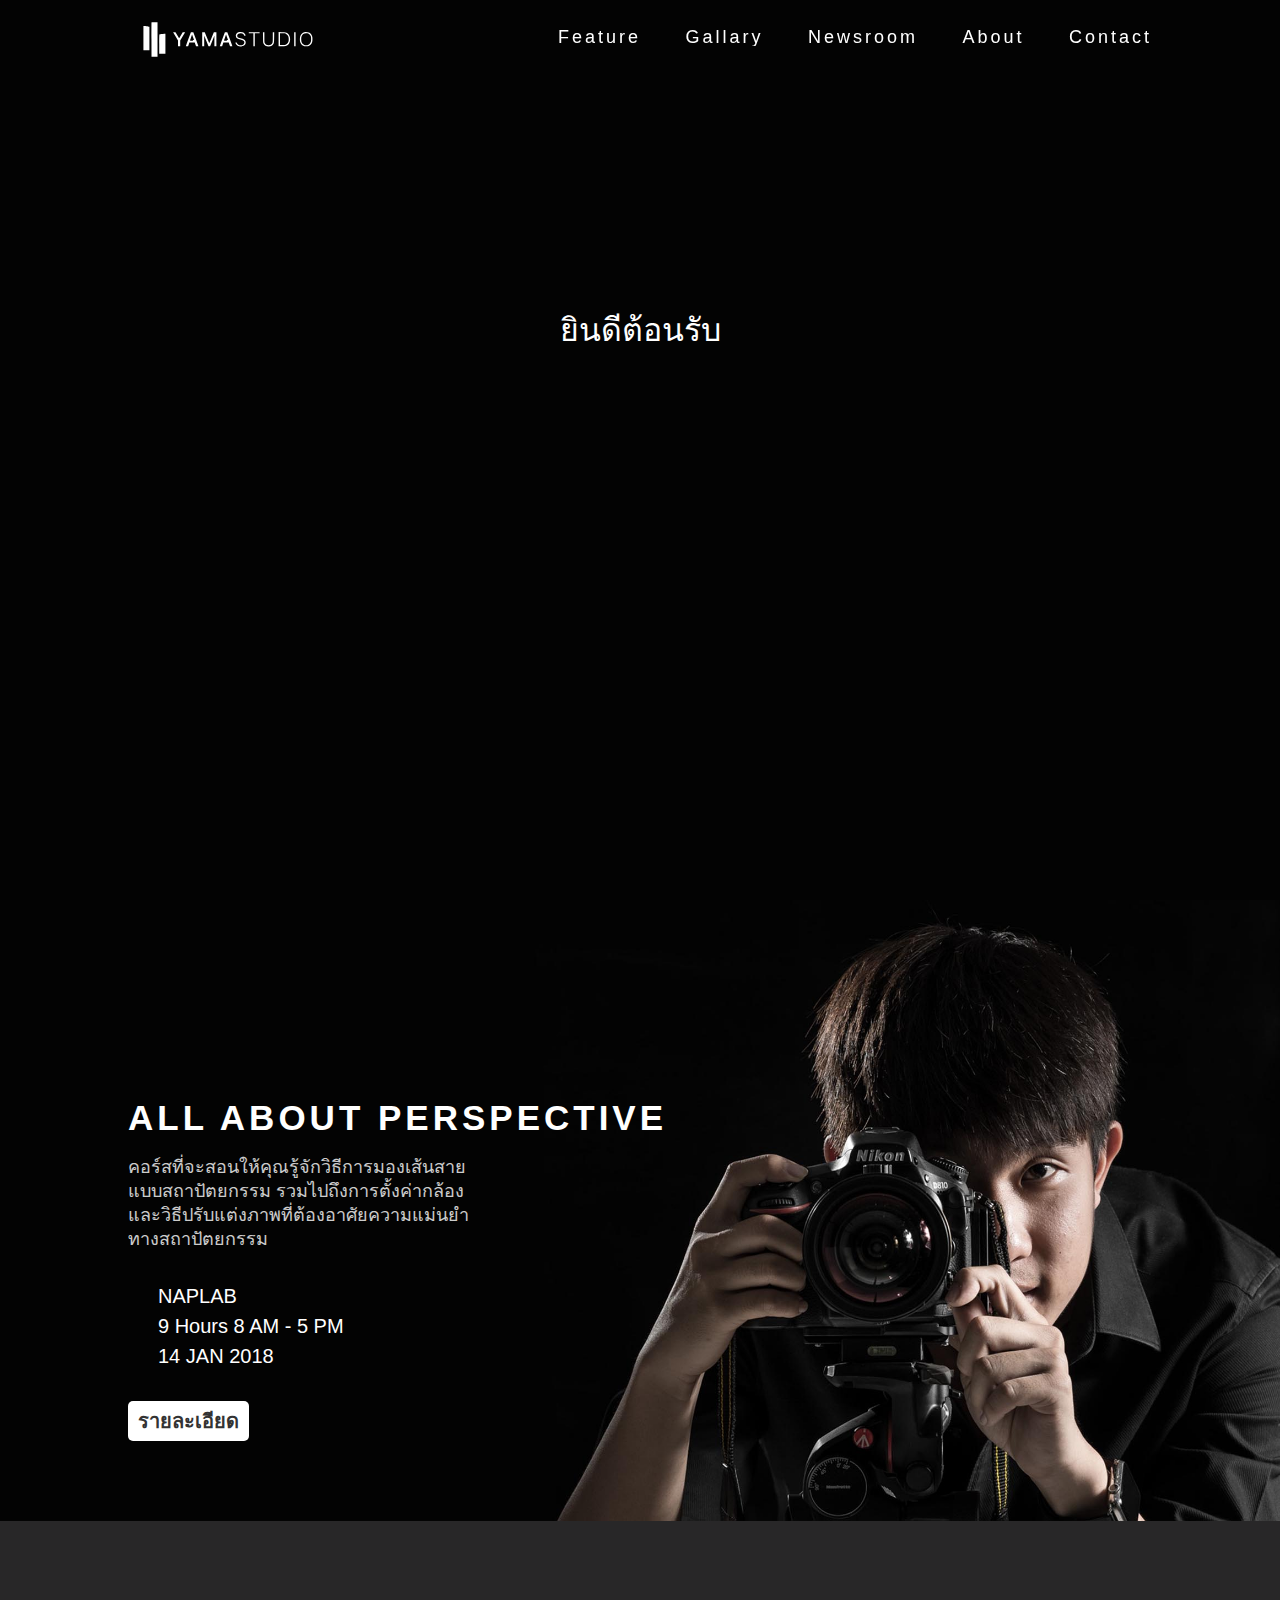
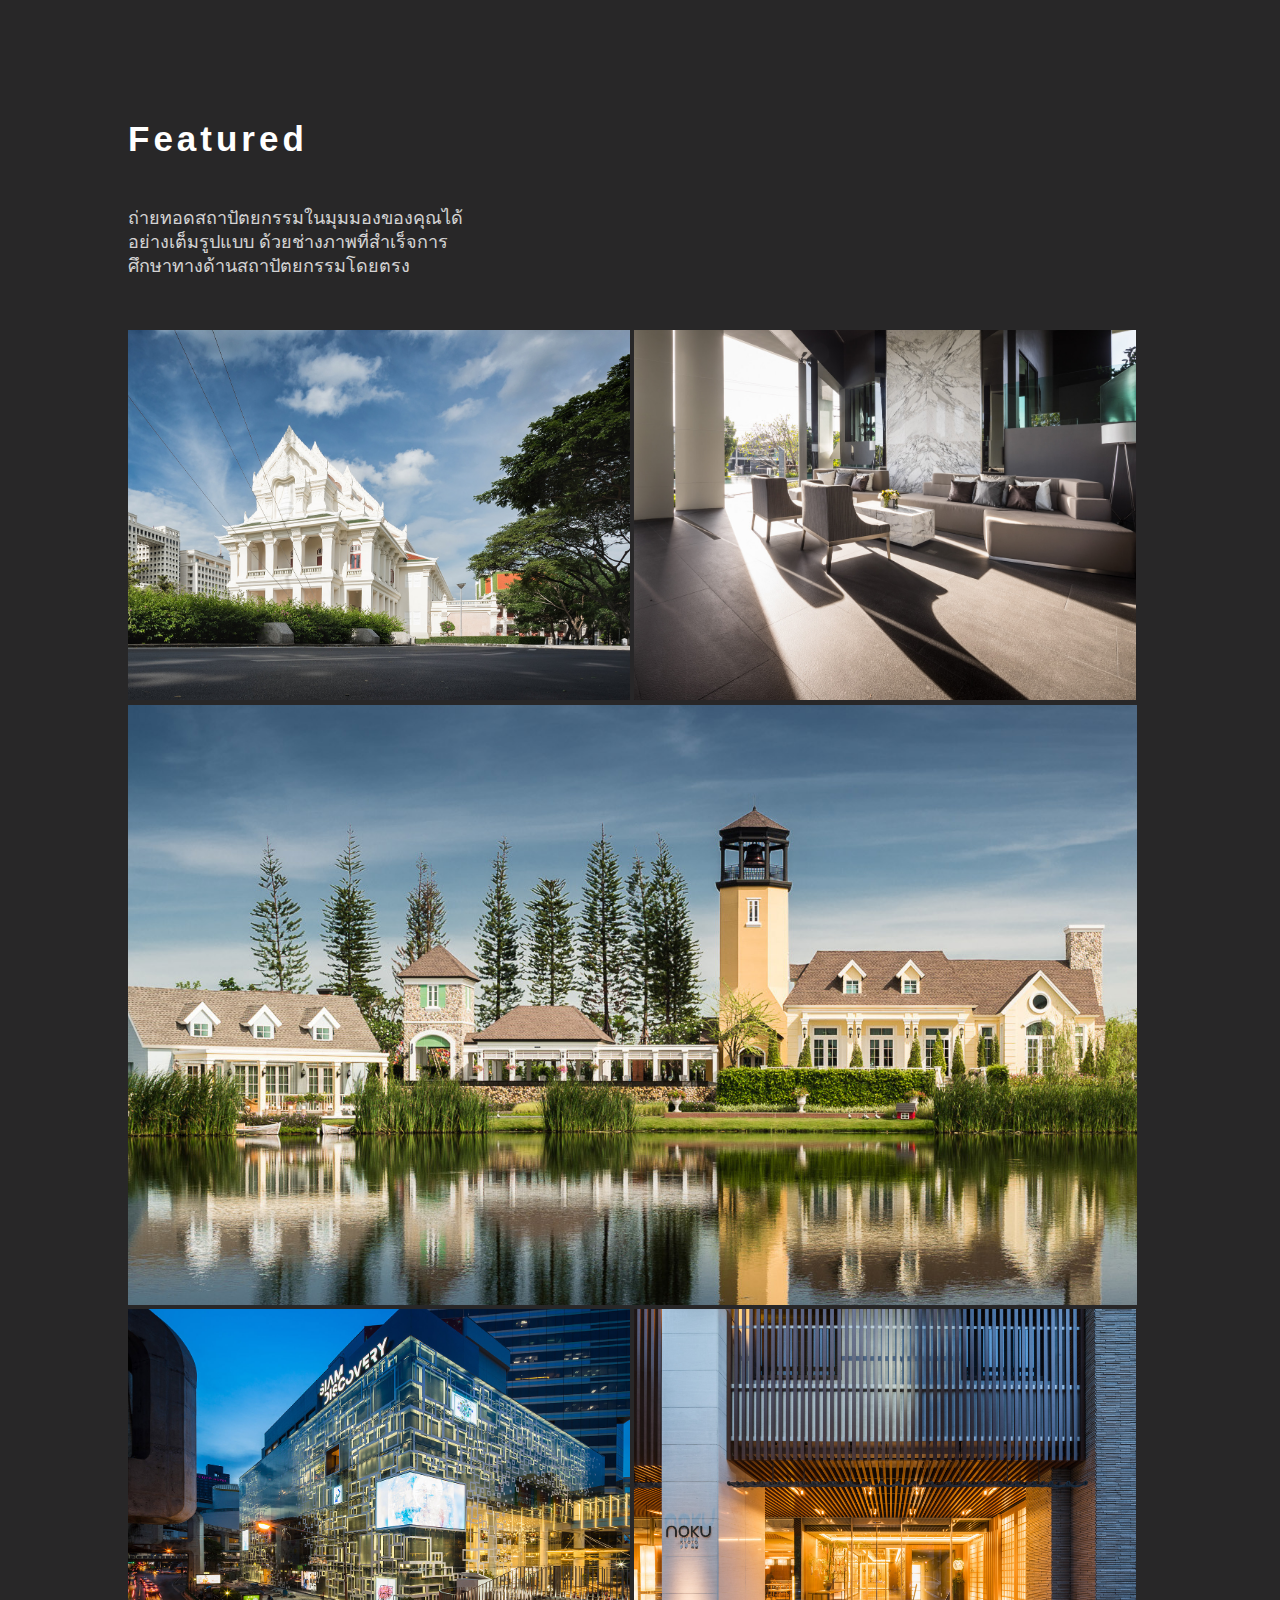
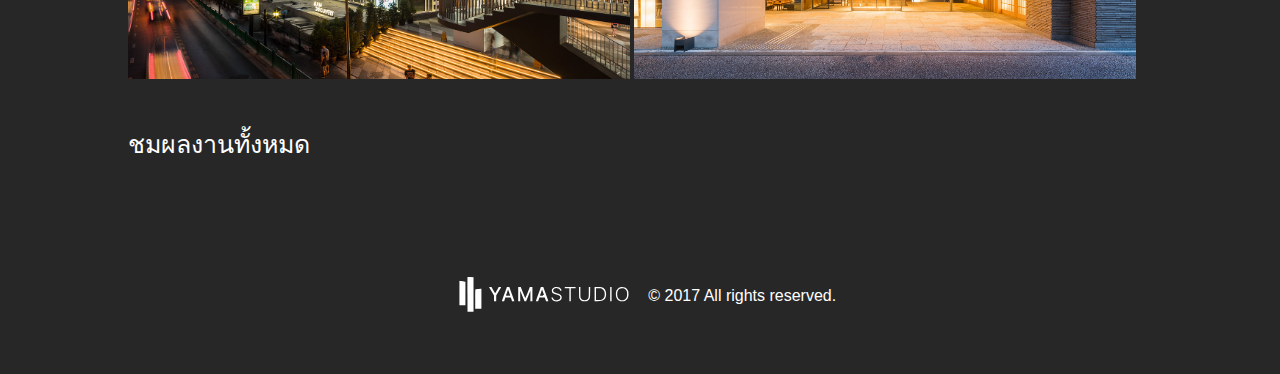
<file: index.html>
<!DOCTYPE html>
<html>
  <head>


    <!-- Global Data -->

    <meta charset="utf-8">
    <link rel="stylesheet" href="assets/css/style.css">
    <link href="https://fonts.googleapis.com/css?family=Prompt:300,400,500,600&amp;subset=thai" rel="stylesheet">
          <link rel="stylesheet" href="http://code.ionicframework.com/ionicons/2.0.1/css/ionicons.min.css">
    <meta name="viewport" content="width=device-width, initial-scale=1.0">
    <link rel="icon" type="image/png" href="assets/img/icon.png" />
    <link rel="icon" type="image/x-icon" href="assets/img/icon.ico" />

    <!-- Global site tag (gtag.js) - Google Analytics -->
<script async src="https://www.googletagmanager.com/gtag/js?id=UA-108900491-1"></script>
<script>
  window.dataLayer = window.dataLayer || [];
  function gtag(){dataLayer.push(arguments);}
  gtag('js', new Date());

  gtag('config', 'UA-108900491-1');
</script>


    <!-- Various Data -->

    <title>Yama Studio</title>
    <meta property="og:title" content="Yama Studio" />
    <meta property="og:description" content="Photography Portfolio" />
    <meta property="og:image"         content="https://yamakunz.com/assets/img/og.png" />


  </head>
  <body>

    <header>
      <span onclick="menuTrigger();" class="mobile-menu-button">MENU</span>
      <a href="https://yamakunz.com"><div class="logo"></div>
    </a>
      <div class="menu unactive">
        <a class="close-menu" onclick="removeMenu()"><span class="ion-ios-close-outline"></span></a>
        <a href="https://yamakunz.com/#feature">Feature</a>
        <a href="https://yamakunz.com/gallary">Gallary</a>
        <a href="https://yamakunz.com/newsroom">Newsroom</a>
        <a href="https://yamakunz.com/about">About</a>
        <a href="https://yamakunz.com/contact">Contact</a>
      </div>
    </header>

    <div class="slide-hero-wrapper">

    <div class="loading">
    	ยินดีต้อนรับ
    </div>

    <div class="slider">
    	<div class="slider-inner">
    		<div class="slide active"></div>
    		<div class="slide"></div>
    		<div class="slide"></div>
    		<div class="slide"></div>
        <div class="slide"></div>
    	</div>

    	<nav class="slider-nav">
    		<div class="active"></div>
    		<div></div>
    		<div></div>
    		<div></div>
        <div></div>
    	</nav>
    </div>

    </div>

    <div class="event-hero-wrapper">
      <h1>ALL ABOUT PERSPECTIVE</h1>
      <p>คอร์สที่จะสอนให้คุณรู้จักวิธีการมองเส้นสายแบบสถาปัตยกรรม รวมไปถึงการตั้งค่ากล้อง และวิธีปรับแต่งภาพที่ต้องอาศัยความแม่นยำทางสถาปัตยกรรม</p>

      <span class="location-tag">
        <span class="location-icon ion-ios-location"></span>NAPLAB
      </span>
      <span class="location-tag">
        <span class="location-icon ion-ios-clock"></span>9 Hours 8 AM - 5 PM
      </span>
      <span class="location-tag">
        <span class="location-icon ion-ios-calendar"></span>14 JAN 2018
      </span>

      <a href="http://yamakunz.com/allaboutperspective">
      <div class="action-button">
        รายละเอียด
      </div>
    </a>

    </div>

    <div id="feature" class="feature-hero">
      <h1>Featured</h1>
      <p>ถ่ายทอดสถาปัตยกรรมในมุมมองของคุณได้อย่างเต็มรูปแบบ ด้วยช่างภาพที่สำเร็จการศึกษาทางด้านสถาปัตยกรรมโดยตรง</p>

      <div class="grid-wrapper">

        <div class="grid-full">
          <div class="grid-half showcase-1">
          </div>


          <div class="grid-half showcase-2">
          </div>
        </div>

        <div class="grid-full">
          <div class="grid-fill showcase-3">
          </div>
        </div>

        <div class="grid-full">
          <div class="grid-half showcase-4">
          </div>
          <div class="grid-half showcase-5">
          </div>
        </div>

      </div>

      <h2>
        <a href="http://portfolio.yamakunz.com"><span class="ion-ios-plus"></span> ชมผลงานทั้งหมด</a>
      </h2>

    </div>

    <footer>
      <p><div class="logo"></div> © 2017 All rights reserved.</p>
    </footer>

    <script src="assets/js/jq.min.js"></script>
    <script src="assets/js/header.js"></script>
    <script src="assets/js/slide.js"></script>
    <script src="assets/js/menu.js"></script>

  </body>
</html>
</file>
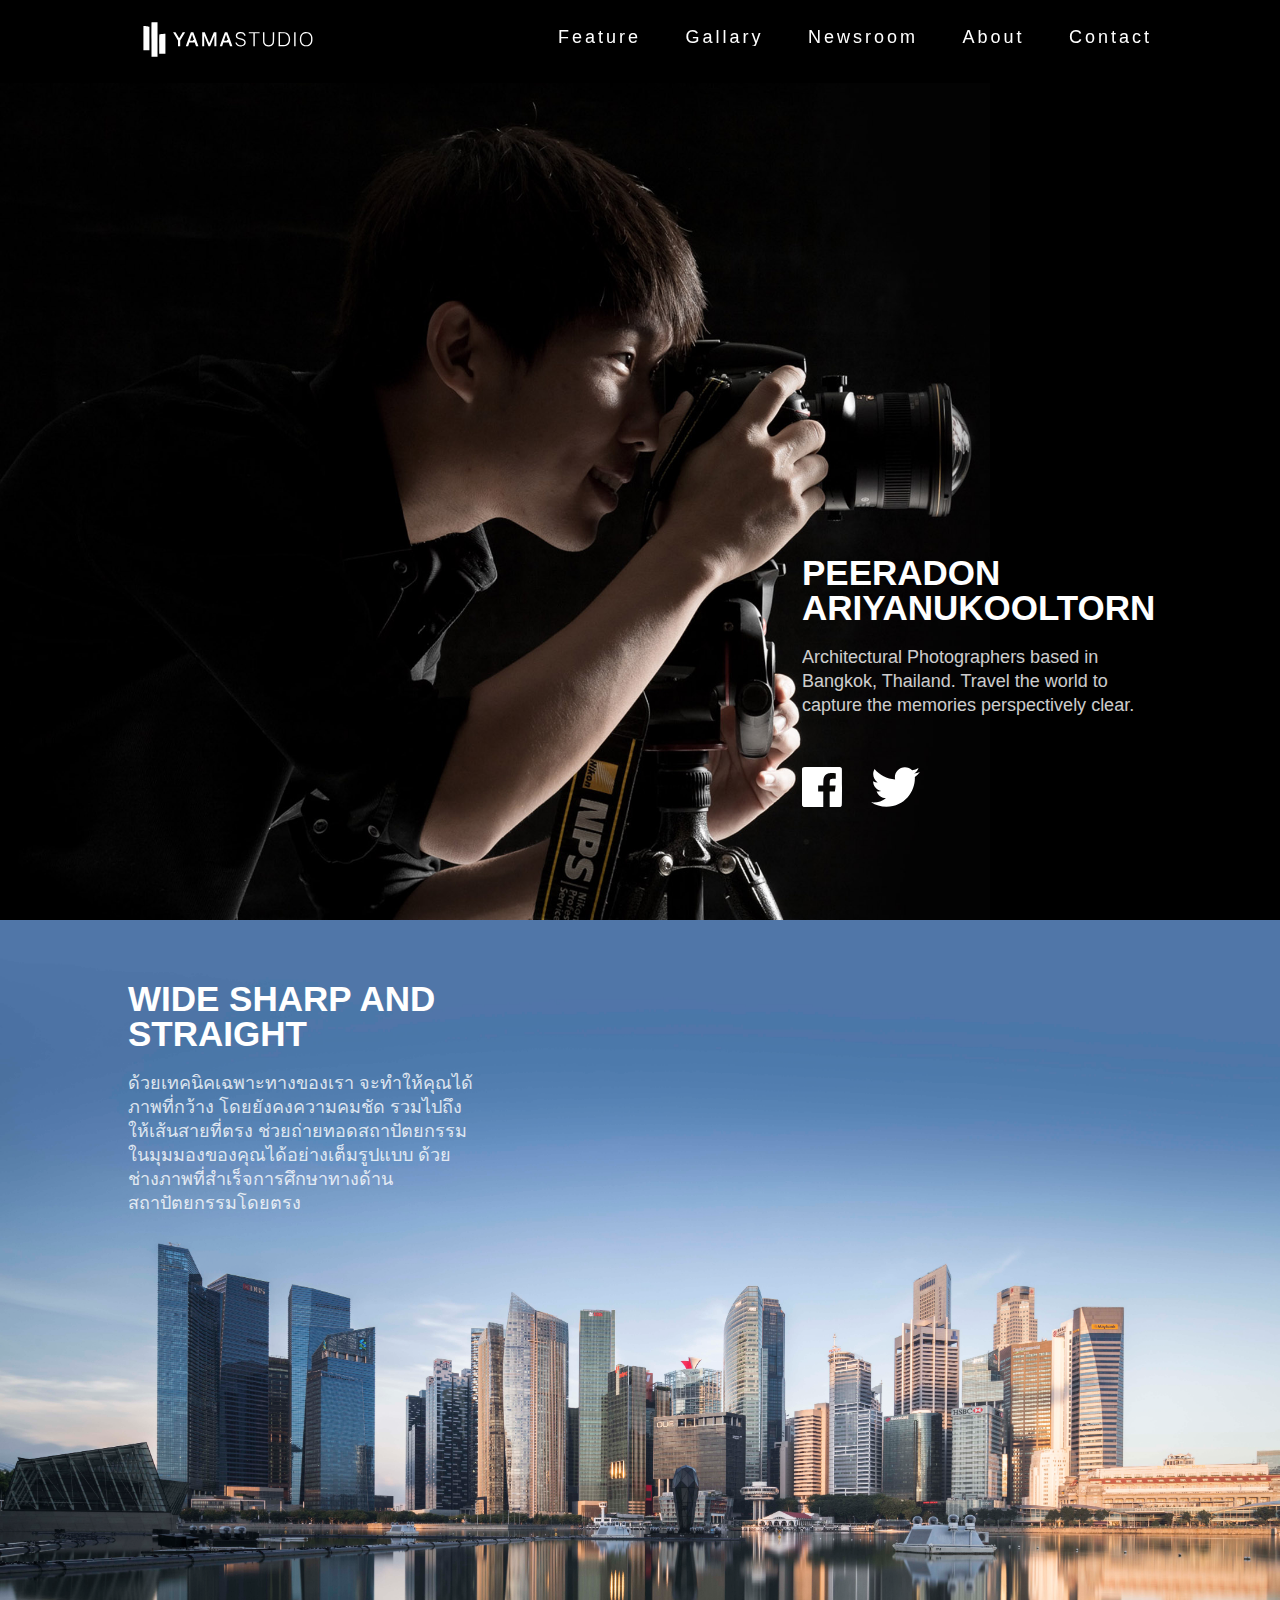
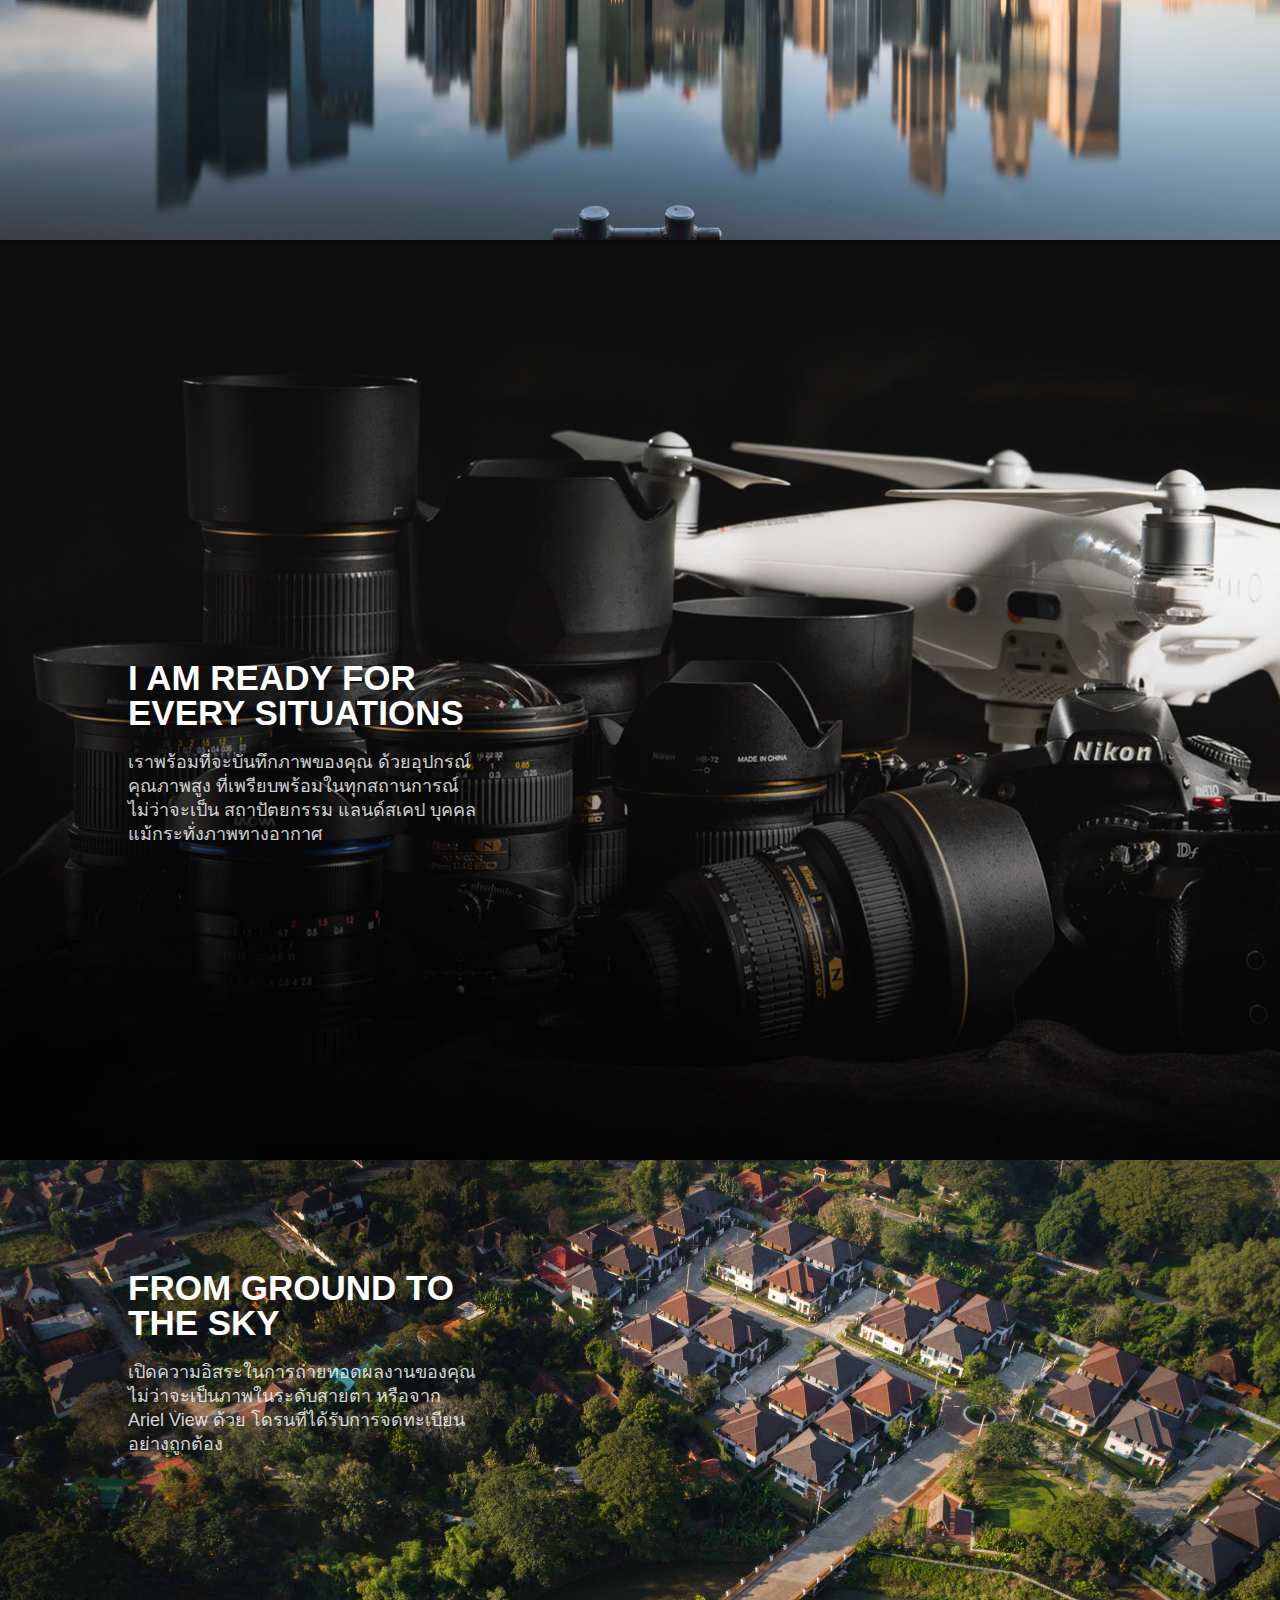
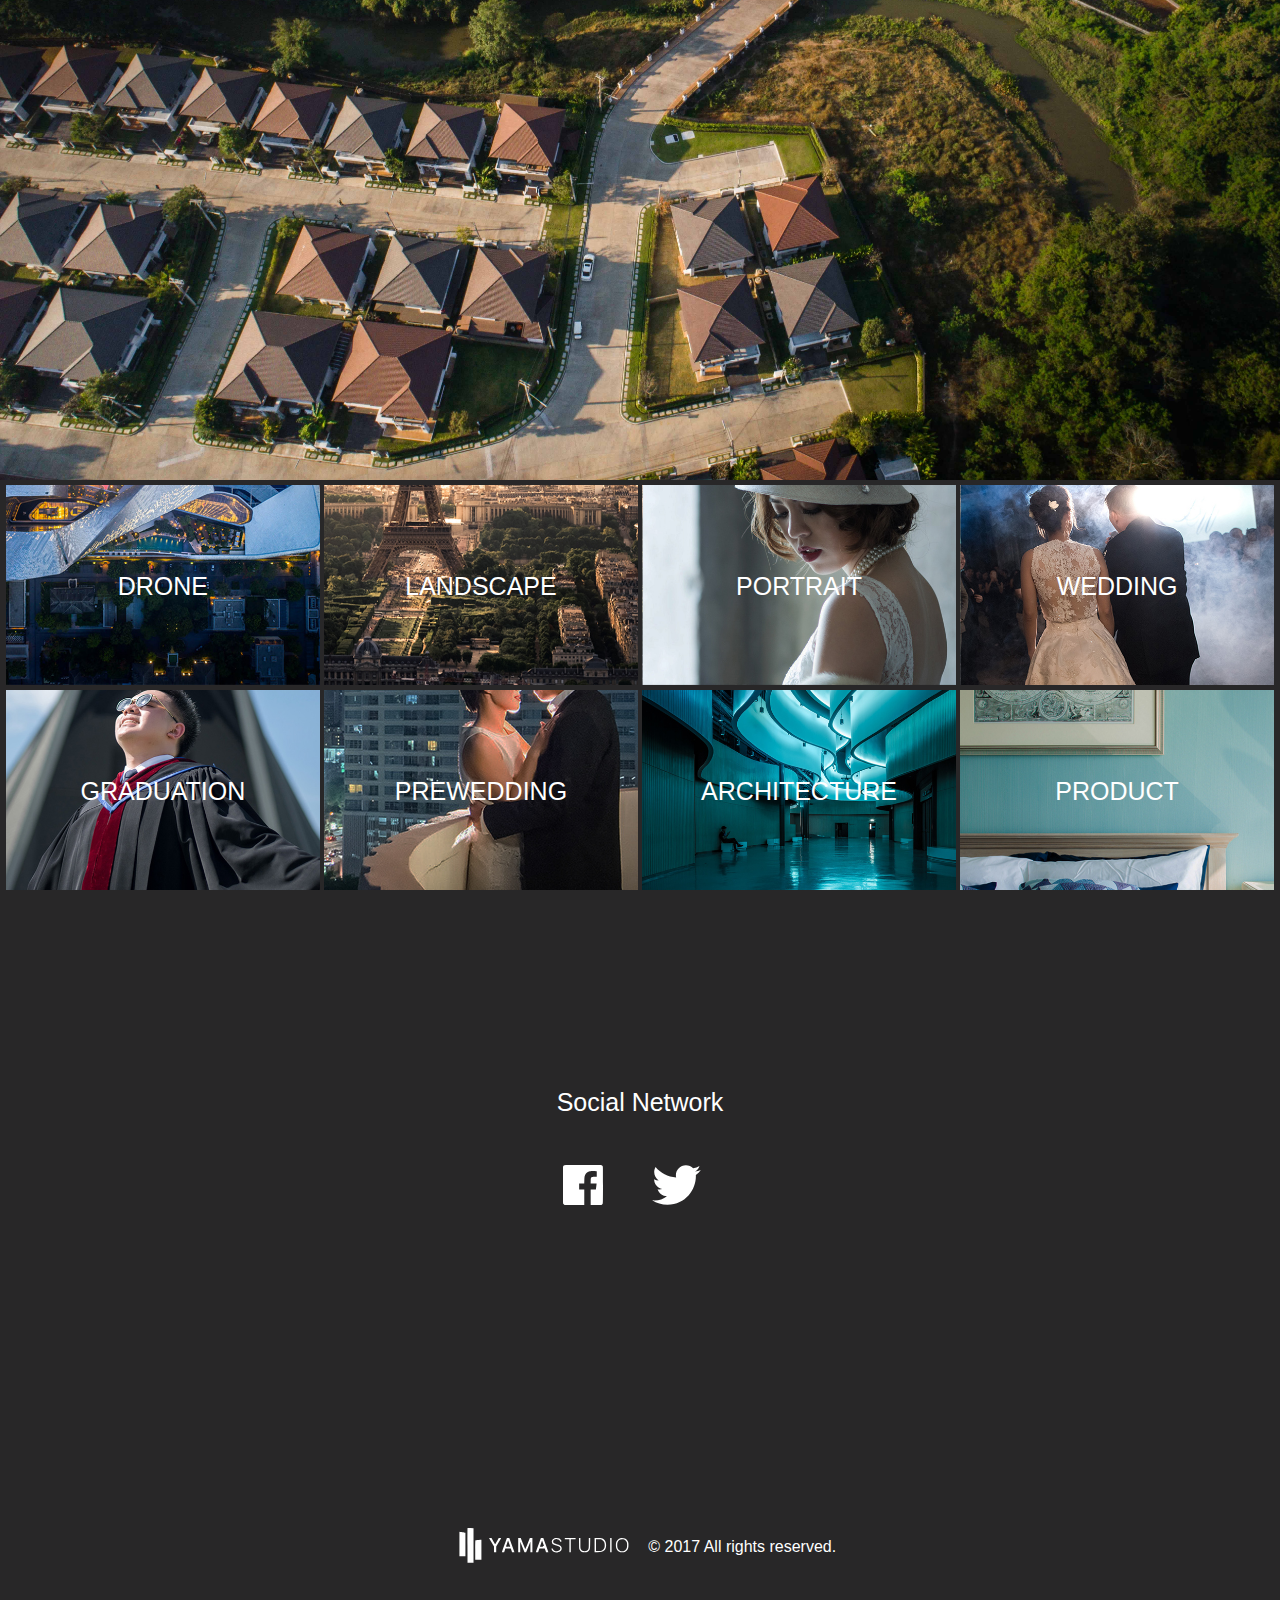
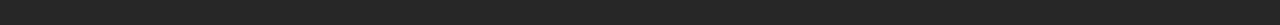
<file: about/index.html>
<!DOCTYPE html>
<html>
  <head>


    <!-- Global Data -->

    <meta charset="utf-8">
    <link rel="stylesheet" href="../assets/css/style.css">
    <link href="https://fonts.googleapis.com/css?family=Prompt:300,400,500,600&amp;subset=thai" rel="stylesheet">
          <link rel="stylesheet" href="http://code.ionicframework.com/ionicons/2.0.1/css/ionicons.min.css">
    <meta name="viewport" content="width=device-width, initial-scale=1.0">
    <link rel="icon" type="image/png" href="../assets/img/icon.png" />
    <link rel="icon" type="image/x-icon" href="../assets/img/icon.ico" />

    <!-- Global site tag (gtag.js) - Google Analytics -->
<script async src="https://www.googletagmanager.com/gtag/js?id=UA-108900491-1"></script>
<script>
  window.dataLayer = window.dataLayer || [];
  function gtag(){dataLayer.push(arguments);}
  gtag('js', new Date());

  gtag('config', 'UA-108900491-1');
</script>


    <!-- Various Data -->

    <title>About Yama Studio</title>
    <meta property="og:title" content="Yama Studio" />
    <meta property="og:description" content="Photography Portfolio" />
    <meta property="og:image"         content="https://yamakunz.com/assets/img/og.png" />


  </head>
  <body>

    <header class="black">
      <span onclick="menuTrigger();" class="mobile-menu-button">MENU</span>
      <a href="https://yamakunz.com"><div class="logo"></div>
    </a>
      <div class="menu unactive">
        <a class="close-menu" onclick="removeMenu()"><span class="ion-ios-close-outline"></span></a>
        <a href="https://yamakunz.com/#feature">Feature</a>
        <a href="https://yamakunz.com/gallary">Gallary</a>
        <a href="https://yamakunz.com/newsroom">Newsroom</a>
        <a href="https://yamakunz.com/about">About</a>
        <a href="https://yamakunz.com/contact">Contact</a>
      </div>
    </header>

    <div class="about-hero-wrapper">
      <div class="text">
      <h1>PEERADON<br/>ARIYANUKOOLTORN</h1>
      <p>Architectural Photographers based in Bangkok, Thailand.
Travel the world to capture the memories perspectively clear.</p>
        <a class="social-icon facebook"></a>
        <a class="social-icon twitter"></a>
    </div>
    </div>

    <div class="wide-hero-wrapper">
      <div class="text">
      <h1>WIDE SHARP AND STRAIGHT</h1>
      <p>ด้วยเทคนิคเฉพาะทางของเรา จะทำให้คุณได้ภาพที่กว้าง โดยยังคงความคมชัด รวมไปถึงให้เส้นสายที่ตรง ช่วยถ่ายทอดสถาปัตยกรรมในมุมมองของคุณได้อย่างเต็มรูปแบบ ด้วยช่างภาพที่สำเร็จการศึกษาทางด้านสถาปัตยกรรมโดยตรง</p>
    </div>
    </div>

    <div class="gear-hero-wrapper">
      <div class="text">
      <h1>I AM READY FOR EVERY SITUATIONS</h1>
      <p>เราพร้อมที่จะบันทึกภาพของคุณ ด้วยอุปกรณ์คุณภาพสูง ที่เพรียบพร้อมในทุกสถานการณ์ ไม่ว่าจะเป็น สถาปัตยกรรม แลนด์สเคป บุคคล แม้กระทั่งภาพทางอากาศ</p>
    </div>
    </div>

    <div class="work-hero-wrapper">
      <div class="text">
      <h1>FROM GROUND TO THE SKY</h1>
      <p>เปิดความอิสระในการถ่ายทอดผลงานของคุณ ไม่ว่าจะเป็นภาพในระดับสายตา หรือจาก Ariel View ด้วย โดรนที่ได้รับการจดทะเบียนอย่างถูกต้อง</p>

    </div>
    </div>

    <div class="genre-hero-wrapper">

      <div class="genre drone">
        <h2>Drone</h2>
      </div>

      <div class="genre landscape">
        <h2>Landscape</h2>
      </div>

      <div class="genre portrait">
        <h2>Portrait</h2>
      </div>

      <div class="genre wedding">
        <h2>Wedding</h2>
      </div>

      <div class="genre graduation">
        <h2>Graduation</h2>
      </div>

      <div class="genre prewedding">
        <h2>Prewedding</h2>
      </div>

      <div class="genre architecture">
        <h2>Architecture</h2>
      </div>

      <div class="genre product">
        <h2>Product</h2>
      </div>

    </div>

    <div class="social-hero-wrapper">

      <h2>Social Network</h2>
        <a class="social-icon facebook"></a>
        <a class="social-icon twitter"></a>
    </div>

    <footer>
      <p><div class="logo"></div> © 2017 All rights reserved.</p>
    </footer>

    <script src="../assets/js/jq.min.js"></script>
    <script src="../assets/js/header.js"></script>
    <script src="../assets/js/menu.js"></script>

  </body>
</html>
</file>
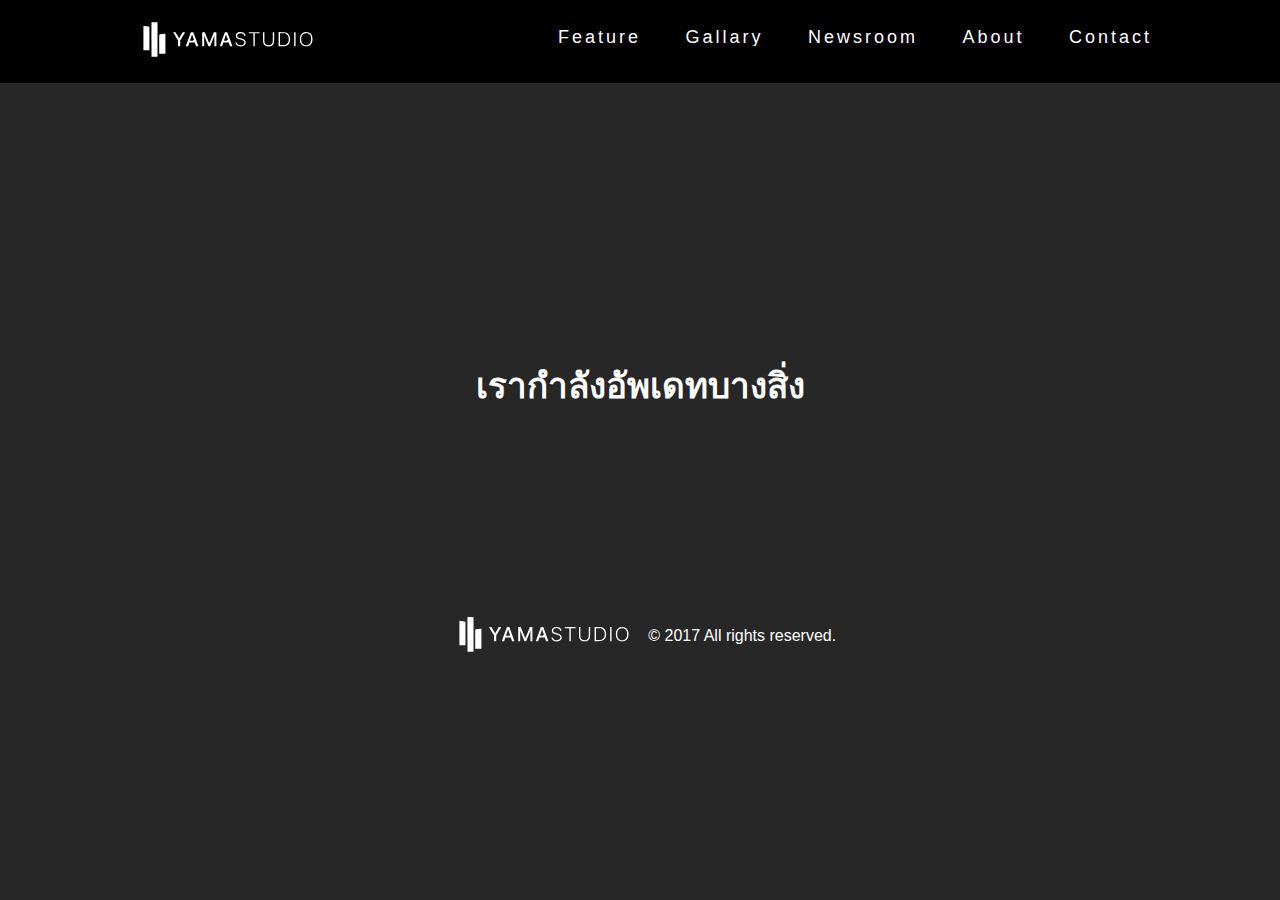
<file: contact/index.html>
<!DOCTYPE html>
<html>
  <head>


    <!-- Global Data -->

    <meta charset="utf-8">
    <link rel="stylesheet" href="../assets/css/style.css">
    <link href="https://fonts.googleapis.com/css?family=Prompt:300,400,500,600&amp;subset=thai" rel="stylesheet">
          <link rel="stylesheet" href="http://code.ionicframework.com/ionicons/2.0.1/css/ionicons.min.css">
    <meta name="viewport" content="width=device-width, initial-scale=1.0">
    <link rel="icon" type="image/png" href="../assets/img/icon.png" />
    <link rel="icon" type="image/x-icon" href="../assets/img/icon.ico" />

    <!-- Global site tag (gtag.js) - Google Analytics -->
<script async src="https://www.googletagmanager.com/gtag/js?id=UA-108900491-1"></script>
<script>
  window.dataLayer = window.dataLayer || [];
  function gtag(){dataLayer.push(arguments);}
  gtag('js', new Date());

  gtag('config', 'UA-108900491-1');
</script>


    <!-- Various Data -->

    <title>About Yama Studio</title>
    <meta property="og:title" content="Yama Studio" />
    <meta property="og:description" content="Photography Portfolio" />
    <meta property="og:image"         content="https://yamakunz.com/assets/img/og.png" />


  </head>
  <body>

    <header class="black">
      <span onclick="menuTrigger();" class="mobile-menu-button">MENU</span>
      <a href="https://yamakunz.com"><div class="logo"></div>
    </a>
      <div class="menu unactive">
        <a class="close-menu" onclick="removeMenu()"><span class="ion-ios-close-outline"></span></a>
        <a href="https://yamakunz.com/#feature">Feature</a>
        <a href="https://yamakunz.com/gallary">Gallary</a>
        <a href="https://yamakunz.com/newsroom">Newsroom</a>
        <a href="https://yamakunz.com/about">About</a>
        <a href="https://yamakunz.com/contact">Contact</a>
      </div>
    </header>

    <br/><br/><br/><br/><br/><br/><br/><br/><br/><br/><br/><br/><br/><br/><br/><br/><br/><br/><br/><br/><br/><br/><br/><h1><h1 style="text-align:center">เรากำลังอัพเดทบางสิ่ง</h1><br/><br/><br/><br/><br/><br/><br/><br/><br/>

    <footer>
      <p><div class="logo"></div> © 2017 All rights reserved.</p>
    </footer>


        <script src="../assets/js/jq.min.js"></script>
        <script src="../assets/js/header.js"></script>
        <script src="../assets/js/menu.js"></script>

  </body>
</html>
</file>
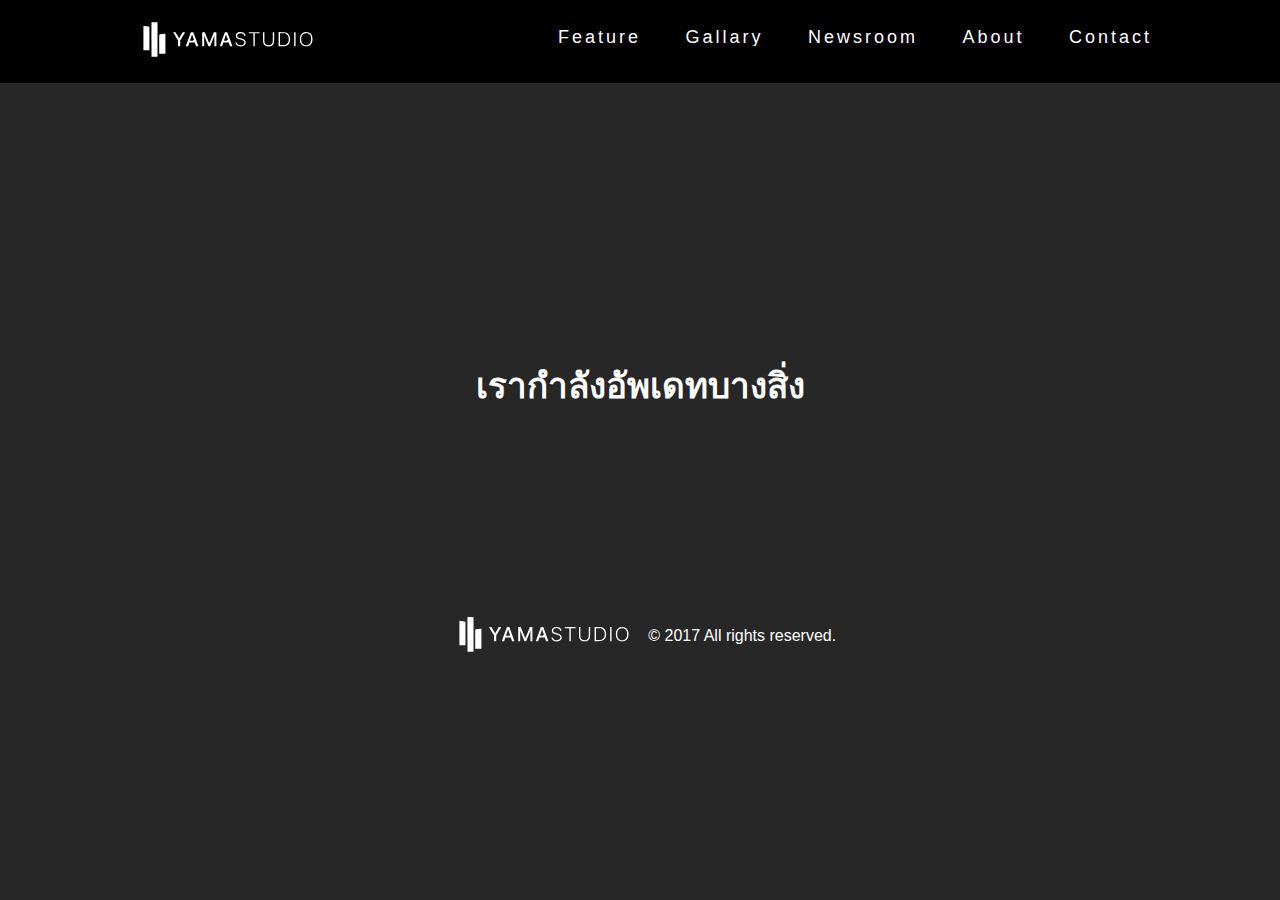
<file: gallary/index.html>
<!DOCTYPE html>
<html>
  <head>

    <meta charset="utf-8">
    <title>Yama Studio - Coming Soon</title>
    <link rel="stylesheet" href="../assets/css/style.css">
    <link rel="stylesheet" href="http://code.ionicframework.com/ionicons/2.0.1/css/ionicons.min.css">
    <meta name="viewport" content="width=device-width, initial-scale=1.0">

  </head>
  <body>

    <header class="black">
      <span onclick="menuTrigger();" class="mobile-menu-button">MENU</span>
      <a href="https://yamakunz.com"><div class="logo"></div>
    </a>
      <div class="menu unactive">
        <a class="close-menu" onclick="removeMenu()"><span class="ion-ios-close-outline"></span></a>
        <a href="https://yamakunz.com/#feature">Feature</a>
        <a href="https://yamakunz.com/gallary">Gallary</a>
        <a href="https://yamakunz.com/newsroom">Newsroom</a>
        <a href="https://yamakunz.com/about">About</a>
        <a href="https://yamakunz.com/contact">Contact</a>
      </div>
    </header>

    <br/><br/><br/><br/><br/><br/><br/><br/><br/><br/><br/><br/><br/><br/><br/><br/><br/><br/><br/><br/><br/><br/><br/><h1><h1 style="text-align:center">เรากำลังอัพเดทบางสิ่ง</h1><br/><br/><br/><br/><br/><br/><br/><br/><br/>

    <footer>
      <p><div class="logo"></div> © 2017 All rights reserved.</p>
    </footer>


        <script src="../assets/js/jq.min.js"></script>
        <script src="../assets/js/header.js"></script>
        <script src="../assets/js/menu.js"></script>

  </body>
</html>
</file>
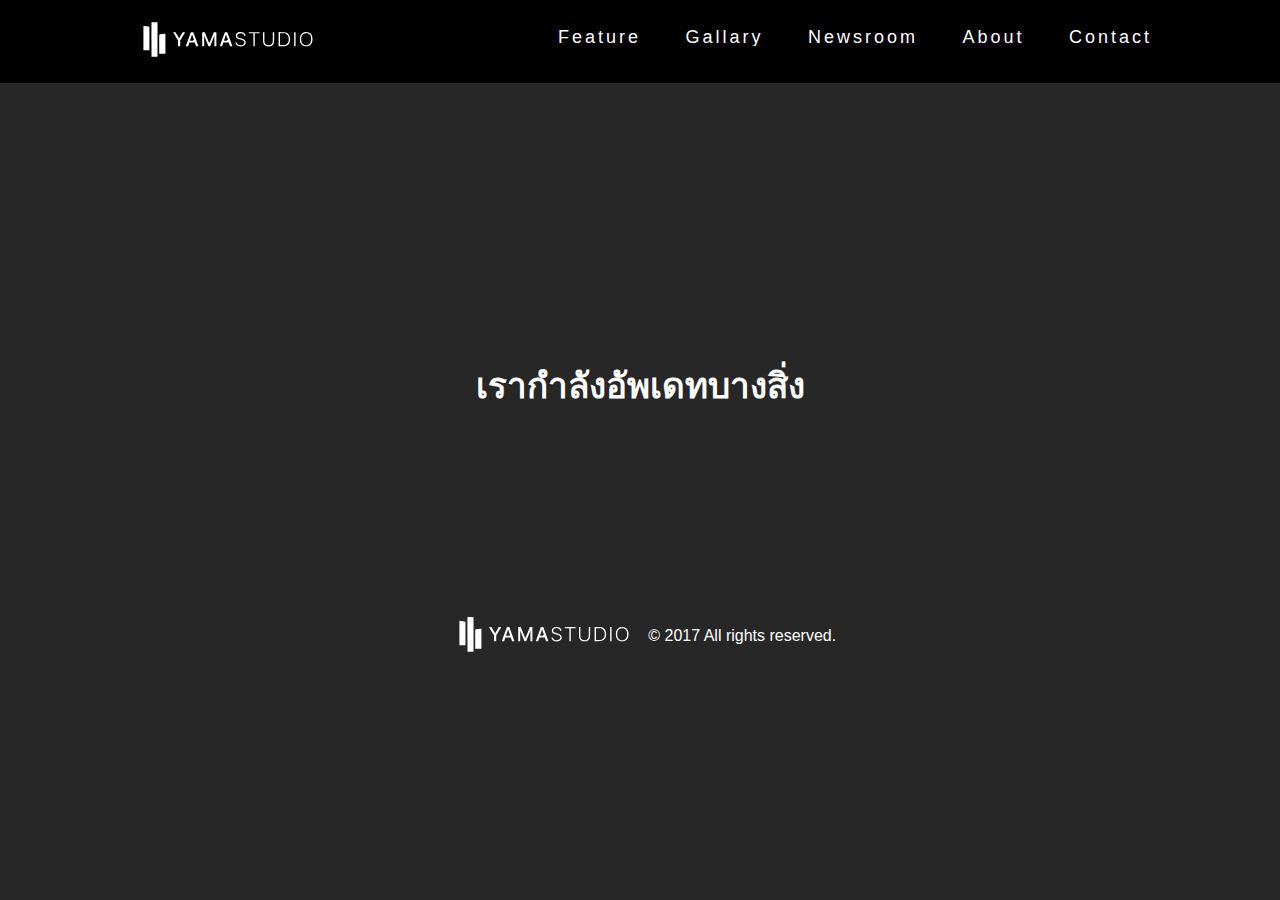
<file: newsroom/index.html>
<!DOCTYPE html>
<html>
  <head>


    <!-- Global Data -->

    <meta charset="utf-8">
    <link rel="stylesheet" href="../assets/css/style.css">
    <link href="https://fonts.googleapis.com/css?family=Prompt:300,400,500,600&amp;subset=thai" rel="stylesheet">
          <link rel="stylesheet" href="http://code.ionicframework.com/ionicons/2.0.1/css/ionicons.min.css">
    <meta name="viewport" content="width=device-width, initial-scale=1.0">
    <link rel="icon" type="image/png" href="../assets/img/icon.png" />
    <link rel="icon" type="image/x-icon" href="../assets/img/icon.ico" />

    <!-- Global site tag (gtag.js) - Google Analytics -->
<script async src="https://www.googletagmanager.com/gtag/js?id=UA-108900491-1"></script>
<script>
  window.dataLayer = window.dataLayer || [];
  function gtag(){dataLayer.push(arguments);}
  gtag('js', new Date());

  gtag('config', 'UA-108900491-1');
</script>


    <!-- Various Data -->

    <title>Yama Studio</title>
    <meta property="og:title" content="Yama Studio" />
    <meta property="og:description" content="Photography Portfolio" />
    <meta property="og:image"         content="https://yamakunz.com/assets/img/og.png" />


  </head>
  <body>

    <header class="black">
      <span onclick="menuTrigger();" class="mobile-menu-button">MENU</span>
      <a href="https://yamakunz.com"><div class="logo"></div>
    </a>
      <div class="menu unactive">
        <a class="close-menu" onclick="removeMenu()"><span class="ion-ios-close-outline"></span></a>
        <a href="https://yamakunz.com/#feature">Feature</a>
        <a href="https://yamakunz.com/gallary">Gallary</a>
        <a href="https://yamakunz.com/newsroom">Newsroom</a>
        <a href="https://yamakunz.com/about">About</a>
        <a href="https://yamakunz.com/contact">Contact</a>
      </div>
    </header>

    <br/><br/><br/><br/><br/><br/><br/><br/><br/><br/><br/><br/><br/><br/><br/><br/><br/><br/><br/><br/><br/><br/><br/><h1><h1 style="text-align:center">เรากำลังอัพเดทบางสิ่ง</h1><br/><br/><br/><br/><br/><br/><br/><br/><br/>

    <footer>
      <p><div class="logo"></div> © 2017 All rights reserved.</p>
    </footer>


        <script src="../assets/js/jq.min.js"></script>
        <script src="../assets/js/header.js"></script>
        <script src="../assets/js/menu.js"></script>

  </body>
</html>
</file>
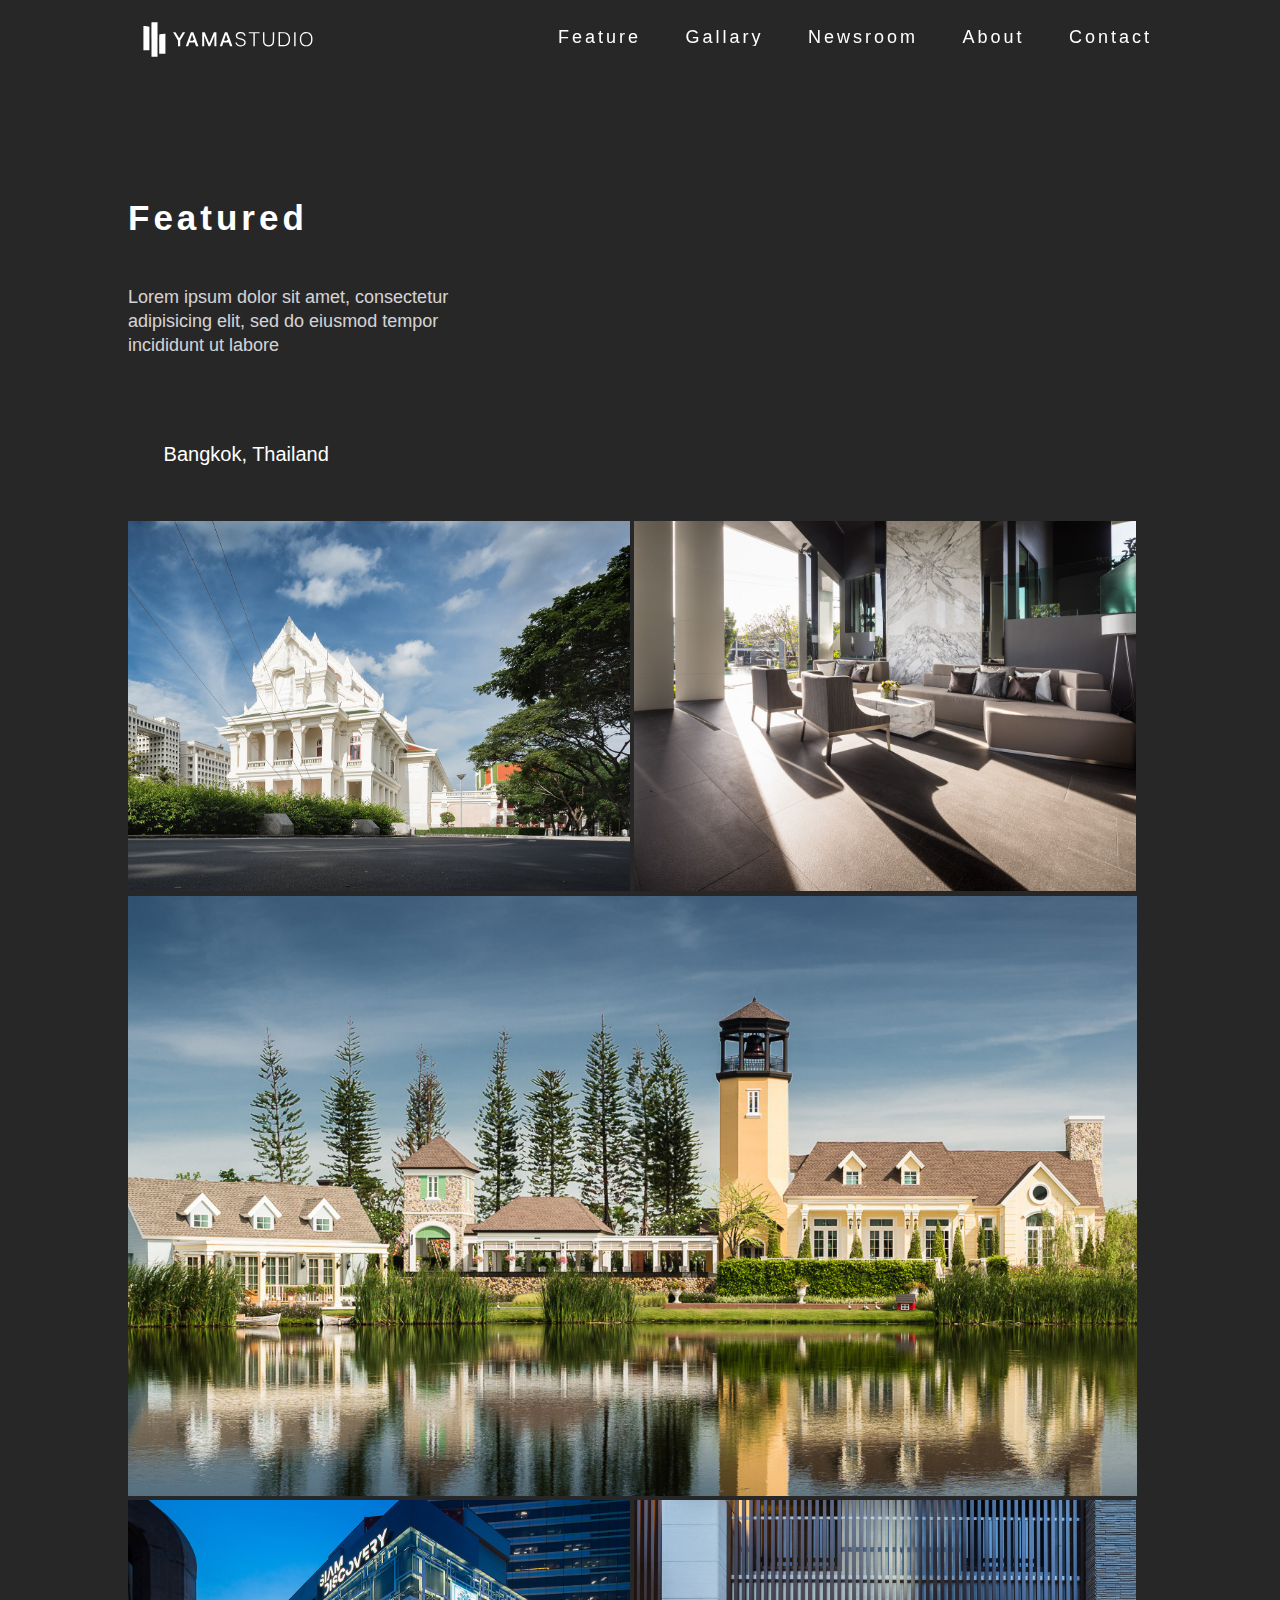
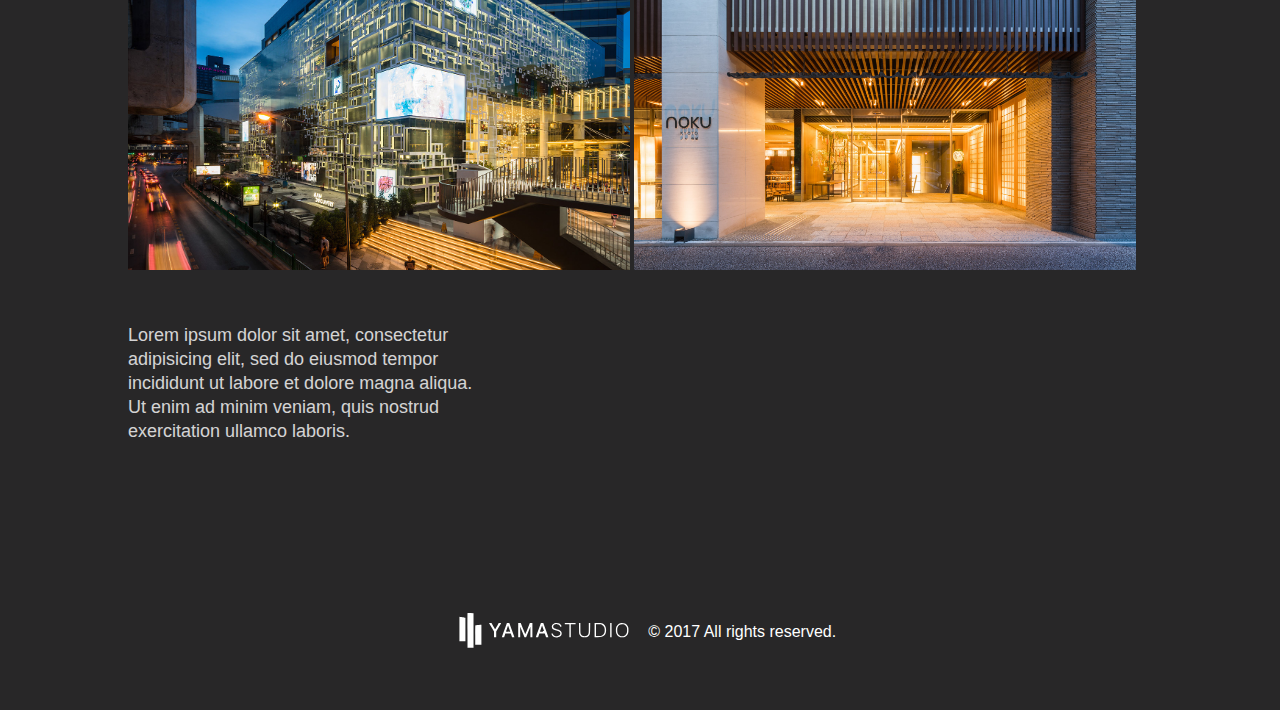
<file: tempalte/index.html>
<!DOCTYPE html>
<html>
  <head>

    <meta charset="utf-8">
    <title>Yama Studio</title>
    <link rel="stylesheet" href="../assets/css/style.css">
      <link rel="stylesheet" href="http://code.ionicframework.com/ionicons/2.0.1/css/ionicons.min.css">
    <meta name="viewport" content="width=device-width, initial-scale=1.0">

  </head>
  <body>

    <header>
      <a href="https://yamakunz.com"><div class="logo"></div>
    </a>
      <div class="menu hide-on-mobile">
        <a href="https://yamakunz.com/feature">Feature</a>
        <a href="https://yamakunz.com/gallary">Gallary</a>
        <a href="https://yamakunz.com/newsroom">Newsroom</a>
        <a href="https://yamakunz.com/about">About</a>
        <a href="https://yamakunz.com/contact">Contact</a>
      </div>
    </header>


    <div class="feature-hero">
      <h1>Featured</h1>
      <p>Lorem ipsum dolor sit amet, consectetur adipisicing elit, sed do eiusmod tempor incididunt ut labore</p>
      <br/><br/>
      <span class="location-tag">
        <span class="ion-ios-location"></span> Bangkok, Thailand
      </span>

      <div class="grid-wrapper">

        <div class="grid-full">
          <div class="grid-half showcase-1">
          </div>
          <div class="grid-half showcase-2">
          </div>
        </div>

        <div class="grid-full">
          <div class="grid-fill showcase-3">
          </div>
        </div>

        <div class="grid-full">
          <div class="grid-half showcase-4">
          </div>
          <div class="grid-half showcase-5">
          </div>
        </div>

      </div>

      <p>
        Lorem ipsum dolor sit amet, consectetur adipisicing elit, sed do eiusmod tempor incididunt ut labore et dolore magna aliqua. Ut enim ad minim veniam, quis nostrud exercitation ullamco laboris.
      </p>

    </div>

    <footer>
      <p><div class="logo"></div> © 2017 All rights reserved.</p>
    </footer>

    <script src="../assets/js/jq.min.js"></script>
    <script src="../assets/js/header.js"></script>

  </body>
</html>
</file>
<file: assets/css/style.css>
html, body, div, span, applet, object, iframe,
h1, h2, h3, h4, h5, h6, p, blockquote, pre,
a, abbr, acronym, address, big, cite, code,
del, dfn, em, img, ins, kbd, q, s, samp,
small, strike, strong, sub, sup, tt, var,
b, u, i, center,
dl, dt, dd, ol, ul, li,
fieldset, form, label, legend,
table, caption, tbody, tfoot, thead, tr, th, td,
article, aside, canvas, details, embed,
figure, figcaption, footer, header, hgroup,
menu, nav, output, ruby, section, summary,
time, mark, audio, video {
	margin: 0;
	padding: 0;
	border: 0;
	font-size: 100%;
	font: inherit;
	vertical-align: baseline;
}
/* HTML5 display-role reset for older browsers */
article, aside, details, figcaption, figure,
footer, header, hgroup, menu, nav, section {
	display: block;
}
body {
	line-height: 1;
}
ol, ul {
	list-style: none;
}
blockquote, q {
	quotes: none;
}
blockquote:before, blockquote:after,
q:before, q:after {
	content: '';
	content: none;
}
table {
	border-collapse: collapse;
	border-spacing: 0;
}

/* Global */

body {
  font-family: "Sukhumvit Set", sans-serif;
  background-color: #282728;
  color: #fff;
	text-rendering: optimizeLegibility;
  -webkit-font-smoothing: antialiased;
}

a {
  text-decoration: none;
	color: inherit;
}

h1,h2,h3,h4,p{
  font-weight: 500;
}

p {
	margin-top: 20px;
  font-size:18px;
  line-height: 18px;
  opacity: 0.8;
	line-height: 24px;
}

p a {
	color: #fff!important;
	font-weight: 400;
	cursor: pointer;
}

p a:hover {
	color: #fafafa;
}

.special-link {
	color:#fff;
	opacity: 1;
	text-decoration: underline;
}

h1 {
  font-size: 35px;
	font-weight: 800;
}

h2 {
	font-size: 25px;
	font-weight: 400;
}

/* Header */

header {
  padding: 10px 10%;
  position: fixed;
	width: 100%;
	z-index: 9999999;
  transition: .3s ease;
}

header.black {
	background-color: #000;
  transition: .3s ease;
}

header .logo {
  display: inline-block;
  width: 200px;
  height: 60px;
  background: url(../img/logo.svg) center no-repeat;
  background-size: 200px;
}

header .logo:hover {
  opacity: 0.8;
  cursor: pointer;
}

header .menu {
  overflow: hidden;
  display: inline-block;
  position: fixed;
  right: 10%;
  margin-top:18px;
}

header .menu a {
  color: #fff;
  font-size: 18px;
	letter-spacing: 3px;
  padding-left: 40px;
  font-weight: 400;
	display: inline-block;
}

header .menu a:hover {
  opacity: 0.6;
}


.mobile-menu-button {
	display: none;
}

.menu .close-menu {
	display: none!important;
}

/* Slide Hero */


.loading {
	padding-top: 30px;
  background-color: #030303;
  width: 100%;
  position: absolute;
  top: 0;
  left: 0;
  height: 600px;
  line-height: 600px;
  text-align: center;
  color: white;
  font-size: 2rem;
}

.slider {
  background-color: #030303;
  position: relative;
  width: 100%;
  height: 100%;
  overflow: hidden;
  display: none;
}

.slider-inner {
  position: absolute;
  left: 0;
  top: 0;
  height: 100%;
  -webkit-transition-timing-function: cubic-bezier(0.22, 1.61, 0.65, 1);
          transition-timing-function: cubic-bezier(0.22, 1.61, 0.65, 1);
  -webkit-transition-duration: 1s;
          transition-duration: 1s;
  background-visibility: hidden;
  -webkit-transition-delay: .75s;
          transition-delay: .75s;
  -webkit-transform: translateZ(0);
          transform: translateZ(0);
}

.slide {
  position: absolute;
  top: 0;
  height: 100%;
  background-color: #f1c40f;
  background-visibility: hidden;
  -webkit-transition-timing-function: cubic-bezier(0.25, 0.5, 0.25, 1.25);
          transition-timing-function: cubic-bezier(0.25, 0.5, 0.25, 1.25);
  -webkit-transform: translateZ(0) scale(0.8, 0.8);
          transform: translateZ(0) scale(0.8, 0.8);
  -webkit-transition-duration: .5s;
          transition-duration: .5s;
  text-align: center;
  line-height: 600px;
  font-size: 5rem;
  color: white;
}
.slide.active {
  -webkit-transform: scale(1, 1);
          transform: scale(1, 1);
  -webkit-transition-delay: 2s;
          transition-delay: 2s;
}

/* Slider */

.slide:nth-child(1) {
  background: url(../img/hero/hero-1.jpg);
	background-size: cover;
}
.slide:nth-child(2) {
	background: url(../img/hero/hero-2.jpg);
	background-size: cover;
}
.slide:nth-child(3) {
	background: url(../img/hero/hero-3.jpg);
	background-size: cover;
}
.slide:nth-child(4) {
	background: url(../img/hero/hero-4.jpg);
	background-size: cover;
}
.slide:nth-child(5) {
	background: url(../img/hero/hero-5.jpg);
	background-size: cover;
}

.slider-nav {
  position: absolute;
  bottom: 0;
  left: 50%;
  -webkit-transform: translateX(-50%);
          transform: translateX(-50%);
  padding: 20px;
  text-align: center;
}
.slider-nav > div {
  float: left;
  width: 10px;
  height: 10px;
  border: 1px solid white;
  z-index: 2;
  display: inline-block;
  margin: 0 10px;
  cursor: pointer;
  border-radius: 50%;
  opacity: .5;
  -webkit-transition-duration: .25s;
          transition-duration: .25s;
  background-color: transparent;
}
.slider-nav > div:hover {
  opacity: 1;
}
.slider-nav > div.active {
  background-color: white;
  -webkit-transform: scale(2);
          transform: scale(2);
  opacity: 1;
}


.slide-hero-wrapper {
  display:block;
  background-color: #030303;
  height: 100vh;
	text-align: center;
}


/* Even hero */

.event-hero-wrapper {
  padding: 50px 10%;
  min-height: 450px;
  background: url(../img/event-hero.jpg) bottom right no-repeat;
  background-size: 750px;
	background-color: #030303!important;
}

.event-hero-wrapper h1 {
  margin-top:150px;
	letter-spacing: 4px;
}

.event-hero-wrapper p {
  margin-top:20px;
  max-width: 350px;
	margin-bottom: 30px;
}

.event {
  margin-top: 20px;
  display: inline-block;
  background-color: #333;
  width: 300px;
  height: 150px;
  transition: .1s ease;
	text-align: center;
}

.event h2 {
	margin-top: 20%;
}

.allaboutprespective {
	background:url(../img/all-about-perspective-course.jpg);
	background-size: cover;
	background-position: bottom;
}

.event:hover {
  transform: scale(1.05);
  transition: .1s ease;
  box-shadow: 0 37.125px 70px -12.125px rgba(0,0,0,0.3);
}

.action-button {
	display: inline-block;
	background-color: #fff;
	color: #333;
	font-size: 20px;
	font-weight: 600;
	padding: 10px;
	border-radius: 5px;
	margin: 30px 0 30px 0;
	  transition: .1s ease;
}

.action-button-trans {
	display: inline-block;
	background-color: none;
	color: #fff;
	font-size: 20px;
	font-weight: 600;
	padding: 10px;
	border-radius: 5px;
	border: 1px solid #fff;
	margin: 30px 0 30px 0;
	  transition: .1s ease;
}

.action-button:hover {
	cursor: pointer;
	transform: scale(1.1);
	  transition: .1s ease;
}

.action-button-trans:hover {
	cursor: pointer;
	transform: scale(1.1);
	  transition: .1s ease;
}

/*  */

.feature-hero {
  padding: 50px 10%;
}

.feature-hero h1 {
  margin-top:150px;
	letter-spacing: 4px;
}

.feature-hero p {
  margin-top:50px;
	margin-bottom: 50px;
  max-width: 350px;
}


.feature-hero p .location-tag .location-icon {
	color:#fff!important;
}

.feature-hero p.no-compress {
  margin-top:50px;
	margin-bottom: 50px;
	 max-width: 70%;
}

.spacing {
	display: block;
	height: 100px;
}

.pricing {
	font-family: "Sukhumvit Set", sans-serif;
	font-size: 26px;
	border: 2px #fff solid;
	width: 40%;
	display: inline-block;
	padding: 15px 10px;
	border-radius: 10px;
	margin: 0 10px;
	min-height: 400px;
	vertical-align: top;
}

.pricing .pricing-head {
	font-weight: 800;
}

.pricing .pricing-info {
	font-size: 17px;
	text-align: left;
	padding: 7%;
	line-height: 21px;
}

.pricing .pricing-big-data {
	font-size: 17px;
	font-weight: 600;
	text-align: left;
	margin-bottom: 30px;
	padding: 0 7%;
}

/* Text Box */

.text h2 {
	margin-top: 40px;
}

.location-tag {
	line-height: 30px;
	font-weight: 500;
	font-size: 20px;
	display: block;
}

.location-tag span {
	margin-right: 10px;
	display: inline-block;
	text-align: center;
	width: 20px;
}

/* About Hero */

.about-hero-wrapper {
  padding: 10px 10%;
  height: 100vh;
  background: url(../img/about-hero.jpg) no-repeat left top;
	background-color: #000;
  background-size:110vh;
}

.about-hero-wrapper .text {
	position: absolute;
	right:10%;
	bottom: 10%;
	max-width: 350px;
}

/* Gear hero */

.gear-hero-wrapper {
  padding: 10px 10%;
  height: 100vh;
  background: url(../img/gear-hero.jpg) no-repeat;
  background-size:cover;
}

.gear-hero-wrapper .text {
	text-align: left;
	position: auto;
	padding-top:40%;
	max-width: 350px;
}


/* Wide hero */

.wide-hero-wrapper {
  padding: 10px 10%;
  height: 100vh;
  background: url(../img/wide.jpg) no-repeat;
	background-position: center top;
  background-size:cover;
}

.wide-hero-wrapper .text {
	text-align: left;
	position: auto;
	padding-top:5%;
	max-width: 350px;
}


/* Work hero */

.work-hero-wrapper {
  padding: 10px 10%;
  min-height: 100vh;
  background: url(../img/work-hero.jpg) center left no-repeat;
  background-size:cover;
	text-align: left;
}

.work-hero-wrapper .text {
	display: inline-block;
	right:10%;
	text-align: left;
	margin-top:100px;
	bottom: 10%;
	max-width: 350px;
}

/* genre */

.genre-hero-wrapper {
	text-align: center;
}

.genre {
	margin-top: 5px;
	display: inline-block;
	width: 24.5%;
	height: 200px;
	background-color: #333;
	background-size: cover;
  transition: .1s ease;
}

.genre:hover {
  transform: scale(1.05);
  transition: .1s ease;
	 box-shadow: 0 37.125px 70px -12.125px rgba(0,0,0,0.3);
}

.drone {
	background-image: url(../img/drone-hero.jpg);
}

.landscape {
	background-image: url(../img/landscape-hero.jpg);
}

.portrait {
	background-image: url(../img/portrait-hero.jpg);
}

.wedding {
	background-image: url(../img/wedding-hero.jpg);
}

.graduation {
	background-image: url(../img/graduation-hero.jpg);
}

.prewedding {
	background-image: url(../img/prewedding-hero.jpg);
}

.architecture {
	background-image: url(../img/archiecture-hero.jpg);
}


.product {
	background-image: url(../img/product-hero.jpg);
}

.genre h2 {
	margin-top: 89px;
	text-transform: uppercase;
}

/* Social */

.social-hero-wrapper {
	padding: 200px 0;
	text-align: center;
}

.social-hero-wrapper .social-icon {
	margin: 50px 10px;
}

.social-icon {
	display: inline-block;
	text-align: center;
	width: 65px;
	height: 40px;
	margin: 50px 0 0px;
	background-repeat: no-repeat;
}

.social-icon.facebook {
	background-image: url(../img/facebook-white.svg);
	background-size: contain;
}

.social-icon.twitter {
	background-image: url(../img/twitter-white.svg);
	background-size: contain;
}

.social-icon.facebook:hover {
	background-image: url(../img/facebook-color.svg);
	background-size: contain;
	cursor: pointer;
}

.social-icon.twitter:hover {
	background-image: url(../img/twitter-color.svg);
	background-size: contain;
	cursor: pointer;
}



/* Footer */

footer {
	text-align: center;
	padding: 50px;
}

footer .logo {
	display: inline-block;
	width: 200px;
	height: 35px;
	margin-bottom: -11px;
	background-image: url(../img/logo.svg);
	background-size: 200px;
	background-position: center;
}

/* Layout */

.grid-wrapper {
	margin: 50px 0;;
}

.grid-center {
	text-align: center;
}

.grid-center p {
	text-align: center;
	max-width: none;
}

.grid-full {
	margin-top: 2px;
	text-align: left;
	display: block;
	width: 100%;
}

.grid-half {
	margin-top: 2px;
	display: inline-block;
	width: 49%;
	height: 370px;
	background: #333;
}

.grid-fill {
	margin-top: 2px;
	width: 98.5%;
	height: 600px;
	background: #333;
}

/* Showcase */

.showcase-1 {
	background-image: url(../img/showcase/showcase-1.jpg);
	background-size: cover;
	background-repeat: no-repeat;
	background-position: bottom;
}

.showcase-2 {
	background-image: url(../img/showcase/showcase-2.jpg);
	background-size: cover;
	background-position: bottom;
}

.showcase-3 {
	background-image: url(../img/showcase/showcase-3.jpg);
	background-size: cover;
	background-position: center;
}

.showcase-4 {
	background-image: url(../img/showcase/showcase-4.jpg);
	background-size: cover;
	background-position: center;
}

.showcase-5 {
	background-image: url(../img/showcase/showcase-5.jpg);
	background-size: cover;
	background-position: bottom;
}


/* All About Perspective */

.all-about-prespective {
	background: url(../img/all-about-prespective.jpg);
	background-size: cover;
	background-position: center center;
	height: 90vh;
}

.no-compress .location-tag {
	margin-top: 20px;
}

.no-compress .location-tag .location-text {
	display: inline-block;
	width: 80%;
	text-align: left;
	max-width: 400px;
	vertical-align: top;
	}

.no-compress .location-tag .location-icon {
	display: inline-block;
	top: 0;
}

.perspective-info {
	display: inline-block;
	padding: 0 20%;
}

/*  Responsive */

@media screen and (max-width: 1000px) {

	h1 {
	  font-size: 25px;
		font-weight: 500;
	}

	h2 {
		font-size: 22px;
		font-weight: 400;
	}

	/* Slider */

	.slide:nth-child(1) {
	  background: url(../img/hero/hero-1-mobile.jpg);
		background-size: cover;
	}
	.slide:nth-child(2) {
		background: url(../img/hero/hero-2-mobile.jpg);
		background-size: cover;
	}
	.slide:nth-child(3) {
		background: url(../img/hero/hero-3-mobile.jpg);
		background-size: cover;
	}
	.slide:nth-child(4) {
		background: url(../img/hero/hero-4-mobile.jpg);
		background-size: cover;
	}
	.slide:nth-child(5) {
		background: url(../img/hero/hero-5-mobile.jpg);
		background-size: cover;
	}

	.feature-hero h1 {
		margin-top: 40px;
	}

	.event-hero-wrapper h1{
		margin-top: 0px;
	}

	.event-hero-wrapper {
	  padding: 30px 10%;
	  min-height: 1000px;
	  background: url(../img/event-hero.jpg) bottom right no-repeat;
	  background-size: 750px;
		background-color: #030303;
	}

	.gear-hero-wrapper {
	  padding: 10px 5%;
	  height: auto;
	  background: url(../img/gear-hero.jpg) no-repeat;
	  background-size:contain;
	}

	.gear-hero-wrapper .text {
		text-align: left;
		position: auto;
		padding-top:13%;
		padding-bottom:13%;
		max-width: 350px;
	}


	.hide-on-mobile {
		display: none!important;
	}

	header {
	  text-align: center;
			padding: 0;
	}

	header .logo {
	  text-align: center;
	}

	.about-hero-wrapper {
	  padding: 10px 10%;
	  background: url(../img/about-hero.jpg) no-repeat right top;
	  background-size: 130vw;
		text-align: left;
	}

	.gear-hero-wrapper {
	  padding: 10px 5%;
	}

	.about-hero-wrapper {
	  padding: 10px 5%;
	}

	.wide-hero-wrapper {
	  padding: 10px 5%;
	  height: 75vh;
		background-color: #4B72AA;
		background-position: bottom;
		background-size: contain;
	}


	.pricing {
		font-family: "Sukhumvit Set", sans-serif;
		font-size: 26px;
		border: 2px #fff solid;
		width: 90%;
		display: inline-block;
		border-radius: 10px;
		min-height: 400px;
		vertical-align: top;
		margin-bottom: 30px;
	}


 .text {
	  left: 5%;
		text-align: left;
	}

	.gear-hero-wrapper .text {
		margin-top: 50%;
	}

	.genre {
		width: 49%;
		height: 200px;
	}

	.perspective-info {
		padding: 0 5%;
	}

	.grid-half {
		margin-top: 2px;
		display: block;
		width: 100%;
		height: 300px;
	}

	.work-hero-wrapper{
		text-align: left;
	padding: 10px 5%;
	}

	footer {
		text-align: center;
		padding: 20px;
		font-size: 7px;
	}


	footer .logo {
		display: block;
		width: 100%;
		height: 35px;
		margin-bottom: -2px;
		background-image: url(../img/logo.svg);
		background-size: 100px;
		background-repeat: no-repeat;
		background-position: center;
	}

	.feature-hero p {
	  margin-top:50px;
		margin-bottom: 50px;
	  max-width: 100%;
	}

	.feature-hero p.no-compress {
	  margin-top:50px;
		margin-bottom: 50px;
		 max-width: 100%;
	}

	.grid-fill {
		margin-top: 2px;
		width: 99.9%;
		height: 300px;
	}

	.mobile-menu-button {
		display: inline-block;
		position: fixed;
		left: 5%;
		top:16px;
		padding: 5px;
		border: 1px #fff solid;
		border-radius: 5px;
	}

	.mobile-menu-button:hover {
		opacity: 0.7;
		cursor: pointer;
	}

.menu {
	text-align: center;
	position: fixed;
	background-color: #000;
	margin-bottom: -500px;
	border-bottom: 500px solid #000;
	width: 110%;
	left: -10%;
	bottom: 0;
	padding: 30px 0 30px 0;
	-webkit-transition: all 600ms cubic-bezier(0.68, -0.55, 0.265, 1.55);
  transition:  all 600ms cubic-bezier(0.68, -0.55, 0.265, 1.55);
}

.menu a {
	display: block!important;
	line-height: 40px;
	text-align: center;
}

.menu a.close-menu {
	display: inline-block!important;
}

header .unactive {
	transform: translateY(100%);
	-webkit-transition: all 600ms cubic-bezier(0.68, -0.55, 0.265, 1.55);
  transition:         all 600ms cubic-bezier(0.68, -0.55, 0.265, 1.55); }
}

}
</file>
